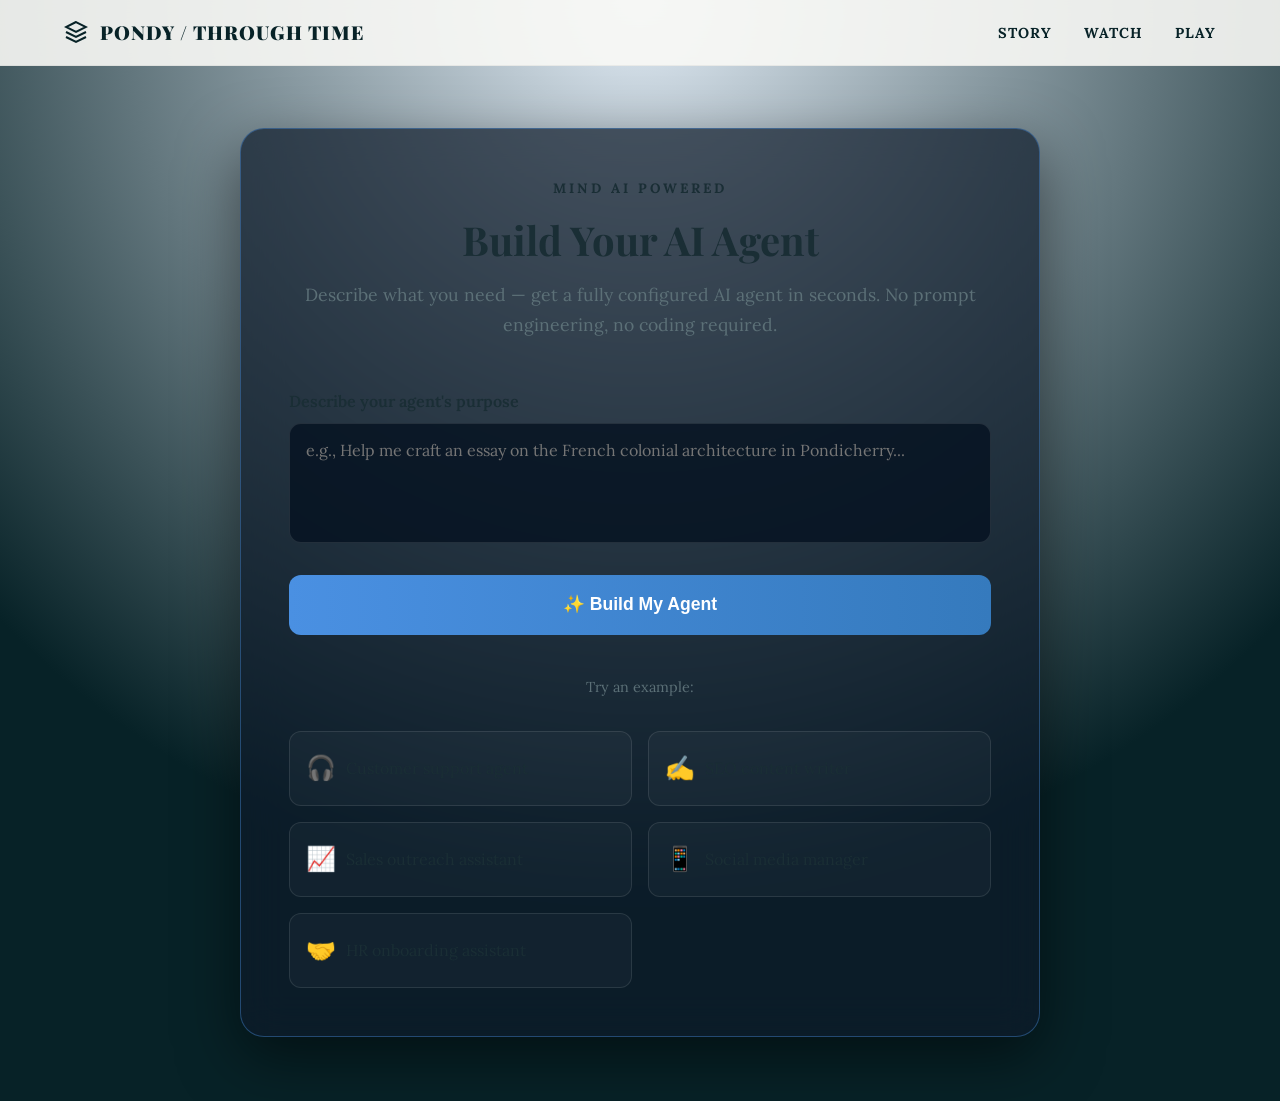
<file: ai-agent.html>
<!DOCTYPE html>
<html lang="en">
<head>
    <meta charset="UTF-8">
    <meta name="viewport" content="width=device-width, initial-scale=1.0">
    <title>Build Your AI Agent</title>
    <link rel="stylesheet" href="css/style.css">
    <link href="https://fonts.googleapis.com/css2?family=Playfair+Display:ital,wght@0,400;0,600;0,700;1,400&family=Lora:ital,wght@0,400;0,500;1,400&display=swap" rel="stylesheet">
    <style>
        /* Extra specific styling for the AI page to make it look "complex" and premium */
        .ai-page-container {
            min-height: 100vh;
            display: flex;
            align-items: center;
            justify-content: center;
            padding: 8rem 5% 4rem;
            background: radial-gradient(circle at 50% 0%, rgba(74, 144, 226, 0.15) 0%, var(--bg-dark) 70%);
        }
        .ai-panel {
            max-width: 800px;
            width: 100%;
            background: rgba(13, 27, 42, 0.7);
            backdrop-filter: blur(20px);
            border: 1px solid rgba(74, 144, 226, 0.4);
            border-radius: 24px;
            padding: 3rem;
            box-shadow: 0 20px 60px rgba(0,0,0,0.5);
        }
        .ai-header {
            text-align: center;
            margin-bottom: 3rem;
        }
        .ai-header h1 { font-size: 2.5rem; margin-bottom: 1rem; }
        .ai-header p { color: var(--text-muted); font-size: 1.1rem; }
        
        .agent-form {
            display: flex;
            flex-direction: column;
            gap: 1.5rem;
        }
        .form-group label {
            display: block;
            margin-bottom: 0.5rem;
            font-weight: 600;
            color: var(--text-main);
        }
        .ai-textarea {
            width: 100%;
            height: 120px;
            background: rgba(6, 18, 33, 0.8);
            border: 1px solid rgba(255,255,255,0.1);
            border-radius: 12px;
            padding: 1rem;
            color: var(--text-main);
            font-family: var(--font-body);
            font-size: 1rem;
            resize: none;
            transition: var(--transition);
        }
        .ai-textarea:focus {
            outline: none;
            border-color: var(--accent-blue);
            box-shadow: 0 0 15px rgba(74, 144, 226, 0.2);
        }
        .build-btn-large {
            width: 100%;
            padding: 1.2rem;
            font-size: 1.1rem;
            font-weight: bold;
            background: linear-gradient(90deg, #4a90e2, #357abd);
            color: white;
            border: none;
            border-radius: 12px;
            cursor: pointer;
            transition: var(--transition);
        }
        .build-btn-large:hover {
            transform: translateY(-2px);
            box-shadow: 0 10px 20px rgba(74, 144, 226, 0.4);
        }
        .suggestion-grid {
            display: grid;
            grid-template-columns: 1fr 1fr;
            gap: 1rem;
            margin-top: 2rem;
        }
        .suggestion-card {
            background: rgba(255,255,255,0.03);
            border: 1px solid rgba(255,255,255,0.1);
            padding: 1rem;
            border-radius: 12px;
            cursor: pointer;
            transition: var(--transition);
            display: flex;
            align-items: center;
            gap: 10px;
        }
        .suggestion-card:hover {
            background: rgba(74, 144, 226, 0.1);
            border-color: var(--accent-blue);
        }
        .suggestion-icon { font-size: 1.5rem; }
    </style>
</head>
<body>

    <!-- HEADER (Same as other pages, linking back to main site) -->
    <header>
        <a href="index.html" class="logo">
            <svg width="24" height="24" viewBox="0 0 24 24" fill="none" stroke="currentColor" stroke-width="2"><path d="M12 2L2 7l10 5 10-5-10-5zM2 17l10 5 10-5M2 12l10 5 10-5"/></svg>
            PONDY / THROUGH TIME
        </a>
        <div class="hamburger"><span></span><span></span><span></span></div>
        <ul class="nav-links">
            <li><a href="index.html">Story</a></li>
            <li><a href="watch.html">Watch</a></li>
            <li><a href="play.html">Play</a></li>
        </ul>
    </header>

    <!-- AI AGENT BUILDER SECTION -->
    <div class="ai-page-container">
        <div class="ai-panel">
            
            <div class="ai-header">
                <span class="eyebrow" style="color: var(--accent-blue);">MIND AI POWERED</span>
                <h1>Build Your AI Agent</h1>
                <p>Describe what you need — get a fully configured AI agent in seconds. No prompt engineering, no coding required.</p>
            </div>

            <form class="agent-form" onsubmit="event.preventDefault(); alert('AI Agent Generation Logic Triggered!');">
                <div class="form-group">
                    <label for="agent-prompt">Describe your agent's purpose</label>
                    <textarea id="agent-prompt" class="ai-textarea" placeholder="e.g., Help me craft an essay on the French colonial architecture in Pondicherry..."></textarea>
                </div>
                
                <button type="submit" class="build-btn-large">
                    ✨ Build My Agent
                </button>
            </form>

            <div style="margin-top: 2.5rem;">
                <p style="color: var(--text-muted); font-size: 0.9rem; margin-bottom: 1rem; text-align: center;">Try an example:</p>
                <div class="suggestion-grid">
                    <div class="suggestion-card" onclick="document.getElementById('agent-prompt').value = 'Create a customer support agent for my local business.';">
                        <span class="suggestion-icon">🎧</span> Customer support agent
                    </div>
                    <div class="suggestion-card" onclick="document.getElementById('agent-prompt').value = 'Write SEO-optimized blog posts about Tamil history.';">
                        <span class="suggestion-icon">✍️</span> SEO content writer
                    </div>
                    <div class="suggestion-card" onclick="document.getElementById('agent-prompt').value = 'Write sales outreach emails for a historical tour company.';">
                        <span class="suggestion-icon">📈</span> Sales outreach assistant
                    </div>
                    <div class="suggestion-card" onclick="document.getElementById('agent-prompt').value = 'Manage my social media calendar and write captions.';">
                        <span class="suggestion-icon">📱</span> Social media manager
                    </div>
                    <div class="suggestion-card" onclick="document.getElementById('agent-prompt').value = 'Help new employees onboard with a welcome checklist.';">
                        <span class="suggestion-icon">🤝</span> HR onboarding assistant
                    </div>
                </div>
            </div>

        </div>
    </div>

    <script src="js/script.js"></script>
</body>
</html>
</file>
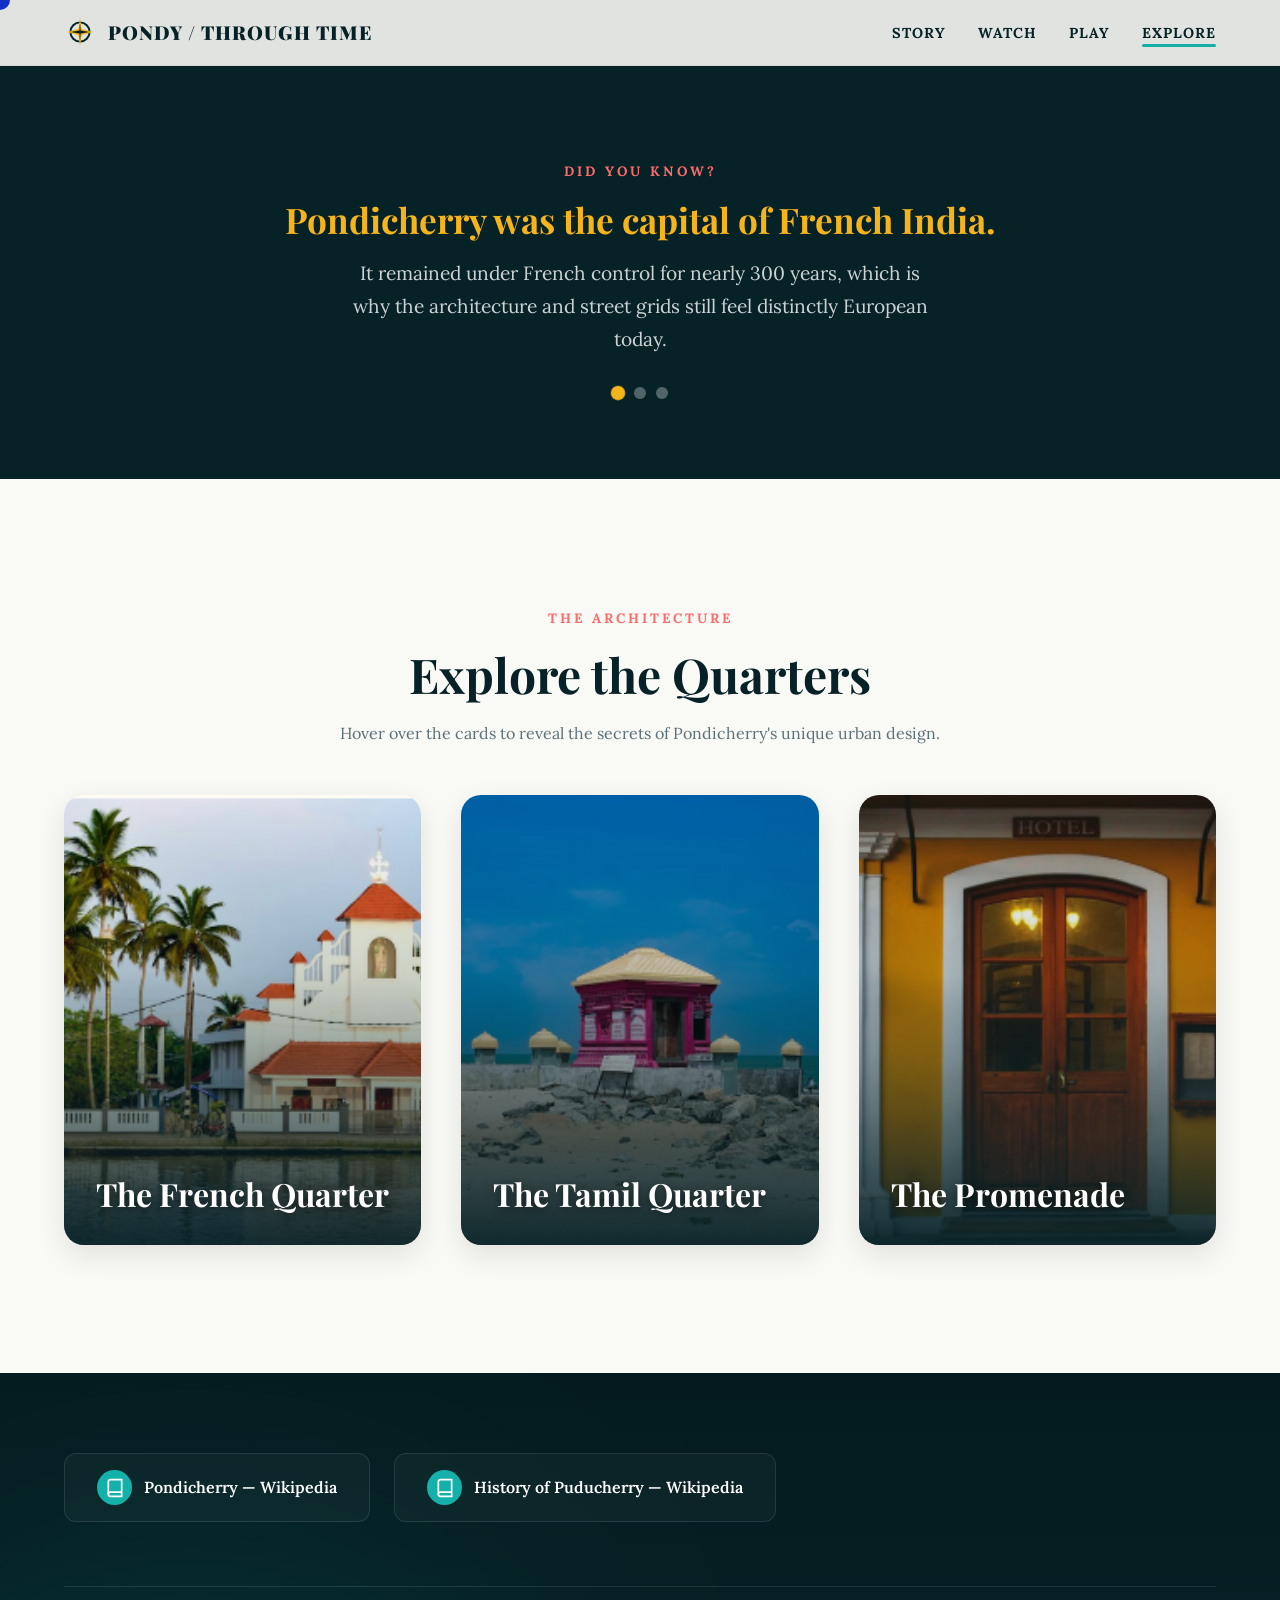
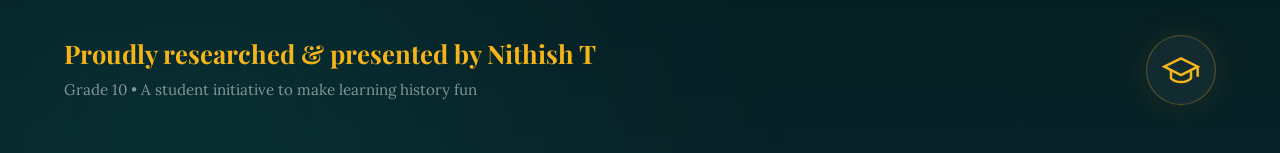
<file: explore.html>
<!DOCTYPE html>
<html lang="en">
<head>
    <meta charset="UTF-8">
    <meta name="viewport" content="width=device-width, initial-scale=1.0">
    <title>Pondy Through Time | Explore</title>
    <link rel="stylesheet" href="css/style.css">
    <link href="https://fonts.googleapis.com/css2?family=Playfair+Display:ital,wght@0,700;0,900;1,400&family=Lora:ital,wght@0,400;0,500;1,400&display=swap" rel="stylesheet">
</head>
<body class="explore-page">

    <!-- Custom Cursor Element -->
    <div class="custom-cursor"></div>

    <header>
        <a href="index.html" class="logo">
            <svg width="32" height="32" viewBox="0 0 100 100" fill="none"><circle cx="50" cy="50" r="30" stroke="var(--bg-dark)" stroke-width="6"/><path d="M50 5 L55 40 L90 50 L55 60 L50 95 L45 60 L10 50 L45 40 Z" fill="var(--accent-gold)"/><path d="M50 20 L52 45 L80 50 L52 55 L50 80 L48 55 L20 50 L48 45 Z" fill="var(--bg-dark)"/></svg>
            PONDY / THROUGH TIME
        </a>
        <div class="hamburger"><span></span><span></span><span></span></div>
        <ul class="nav-links">
            <li><a href="index.html">Story</a></li>
            <li><a href="watch.html">Watch</a></li>
            <li><a href="play.html">Play</a></li>
            <li><a href="explore.html" class="active">Explore</a></li>
        </ul>
    </header>

    <!-- NEW FEATURE: FACT CAROUSEL -->
    <section class="fact-carousel-section">
        <span class="eyebrow">DID YOU KNOW?</span>
        <div class="carousel-container">
            <div class="carousel-slide active">
                <h3>Pondicherry was the capital of French India.</h3>
                <p>It remained under French control for nearly 300 years, which is why the architecture and street grids still feel distinctly European today.</p>
            </div>
            <div class="carousel-slide">
                <h3>The "Kizhur Vote" decided its fate.</h3>
                <p>In 1954, 170 out of 178 elected representatives voted to merge with the Indian Union, officially ending French colonial rule.</p>
            </div>
            <div class="carousel-slide">
                <h3>Arikamedu was a major Roman trade hub.</h3>
                <p>Archaeologists have found Roman amphorae, glassware, and coins here, proving that trade between India and Rome flourished 2,000 years ago.</p>
            </div>
            
            <div class="carousel-nav">
                <button class="carousel-dot active" onclick="currentSlide(0)"></button>
                <button class="carousel-dot" onclick="currentSlide(1)"></button>
                <button class="carousel-dot" onclick="currentSlide(2)"></button>
            </div>
        </div>
    </section>

    <!-- EXTRAORDINARY ARCHITECTURE CARDS -->
    <section class="flip-gallery-section">
        <div style="text-align: center; margin-bottom: 3rem;">
            <span class="eyebrow">THE ARCHITECTURE</span>
            <h2 class="section-title">Explore the Quarters</h2>
            <p style="color: var(--text-muted);">Hover over the cards to reveal the secrets of Pondicherry's unique urban design.</p>
        </div>
        <div class="flip-grid">
            
            <!-- Card 1: French Quarter -->
            <div class="flip-card">
                <div class="flip-card-inner">
                    <img src="images/img3.jpg" alt="French Quarter" class="parallax-img">
                    <div class="card-overlay">
                        <h3>The French Quarter</h3>
                        <div class="card-details">
                            <h4>White Town</h4>
                            <p>Characterized by mustard-yellow colonial villas, tall arched gates, and bougainvillea-lined streets. It was originally reserved for French settlers.</p>
                        </div>
                    </div>
                </div>
            </div>

            <!-- Card 2: Tamil Quarter -->
            <div class="flip-card">
                <div class="flip-card-inner">
                    <img src="images/img4.jpg" alt="Tamil Quarter" class="parallax-img">
                    <div class="card-overlay">
                        <h3>The Tamil Quarter</h3>
                        <div class="card-details">
                            <h4>Black Town</h4>
                            <p>Located south of the canal, this area is home to vibrant Tamil culture, traditional courtyard houses (veedus), and historic temples.</p>
                        </div>
                    </div>
                </div>
            </div>

            <!-- Card 3: The Promenade -->
            <div class="flip-card">
                <div class="flip-card-inner">
                    <img src="images/img6.jpg" alt="The Promenade" class="parallax-img">
                    <div class="card-overlay">
                        <h3>The Promenade</h3>
                        <div class="card-details">
                            <h4>Rock Beach</h4>
                            <p>A 1.5 km stretch along the Bay of Bengal. The road is closed to traffic every evening, turning it into a massive pedestrian promenade.</p>
                        </div>
                    </div>
                </div>
            </div>

        </div>
    </section>

    <footer>
        <div class="footer-links">
            <a href="https://en.wikipedia.org/wiki/Pondicherry" target="_blank" class="source-btn">
                <div class="source-icon"><svg width="20" height="20" viewBox="0 0 24 24" fill="none" stroke="white" stroke-width="2"><path d="M4 19.5A2.5 2.5 0 0 1 6.5 17H20"/><path d="M6.5 2H20v20H6.5A2.5 2.5 0 0 1 4 19.5v-15A2.5 2.5 0 0 1 6.5 2z"/></svg></div>
                Pondicherry — Wikipedia
            </a>
            <a href="https://en.wikipedia.org/wiki/History_of_Puducherry" target="_blank" class="source-btn">
                <div class="source-icon"><svg width="20" height="20" viewBox="0 0 24 24" fill="none" stroke="white" stroke-width="2"><path d="M4 19.5A2.5 2.5 0 0 1 6.5 17H20"/><path d="M6.5 2H20v20H6.5A2.5 2.5 0 0 1 4 19.5v-15A2.5 2.5 0 0 1 6.5 2z"/></svg></div>
                History of Puducherry — Wikipedia
            </a>
        </div>
        <div class="footer-credit">
            <div class="credit-text">
                <h4>Proudly researched & presented by Nithish T</h4>
                <p>Grade 10 • A student initiative to make learning history fun</p>
            </div>
            <div class="credit-icon">
                <svg width="40" height="40" viewBox="0 0 24 24" fill="none" stroke="var(--accent-gold)" stroke-width="1.5"><path d="M22 10v6M2 10l10-5 10 5-10 5z"/><path d="M6 12v5c3 3 9 3 12 0v-5"/></svg>
            </div>
        </div>
    </footer>

    <script src="js/script.js"></script>
</body>
</html>
</file>
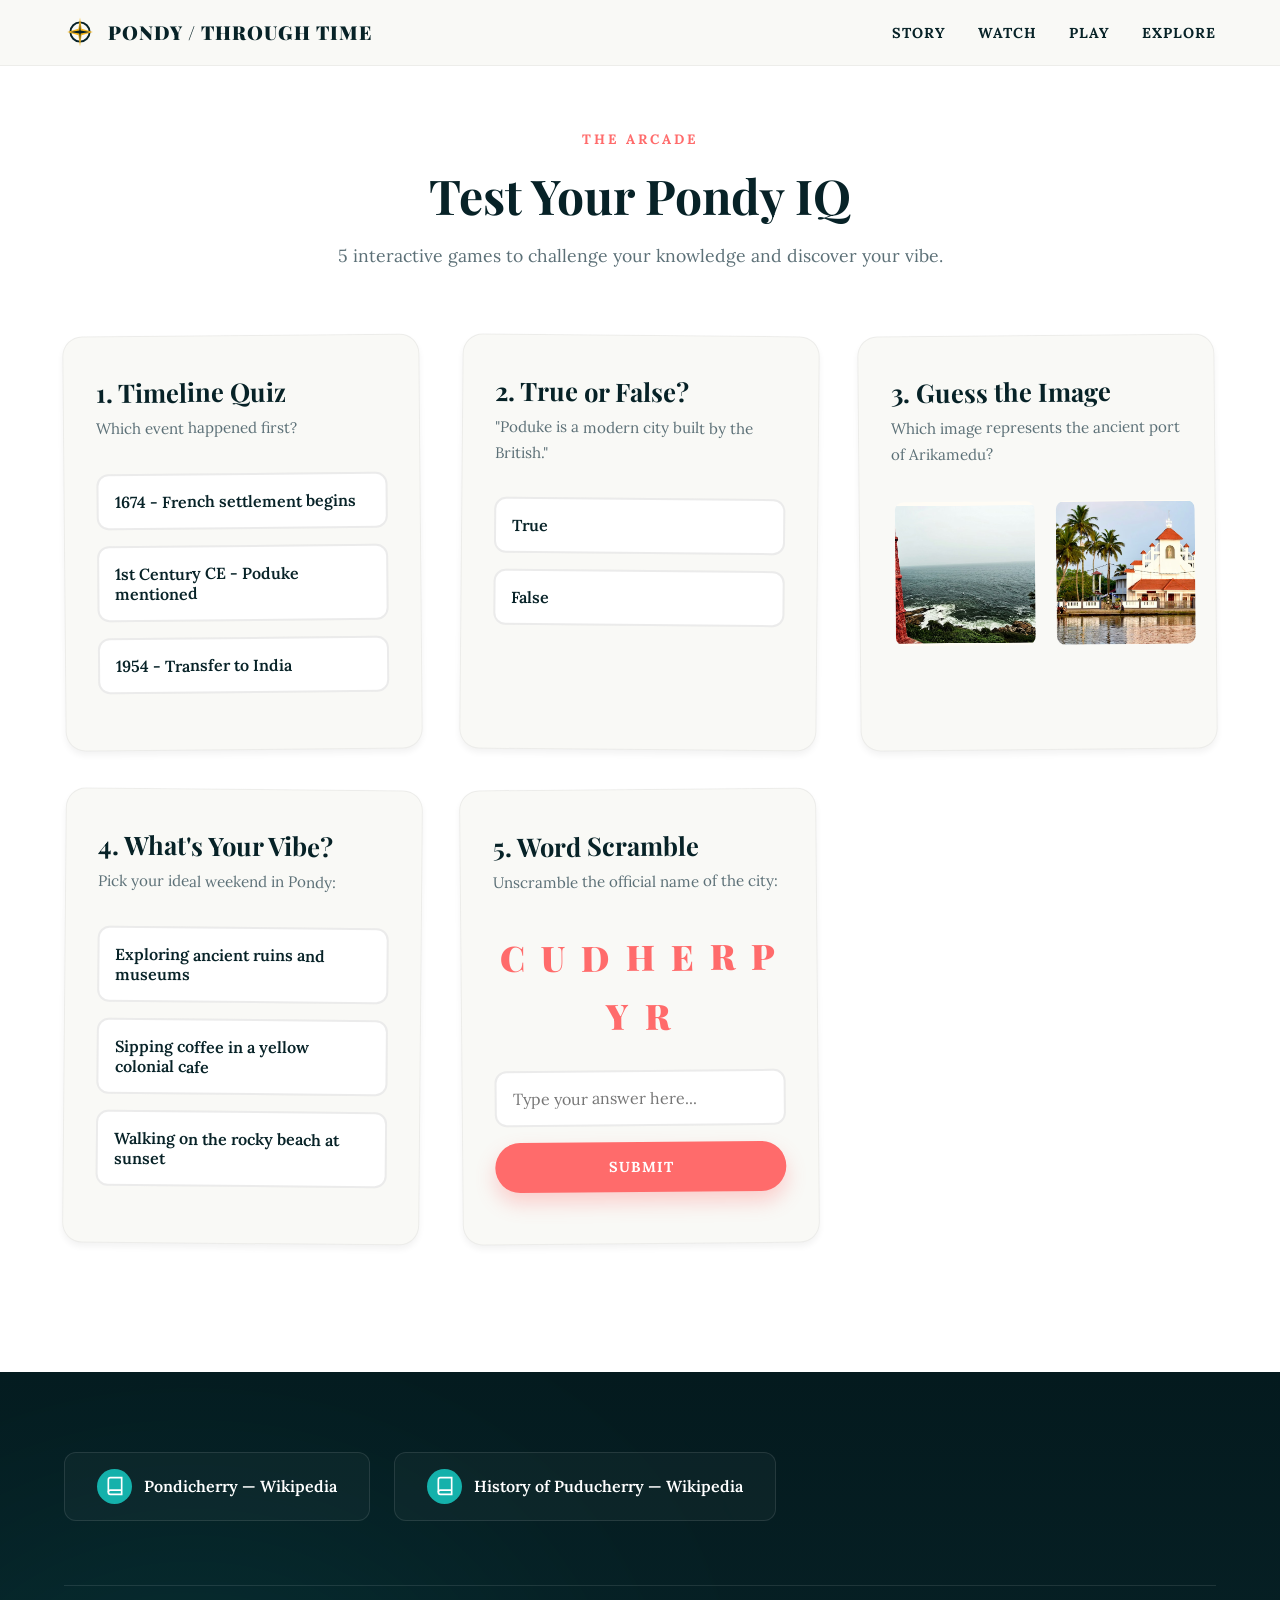
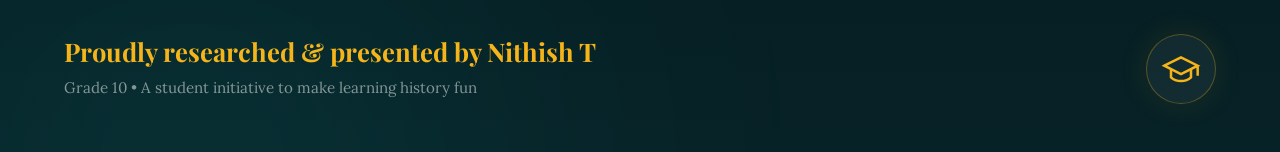
<file: play.html>
<!DOCTYPE html>
<html lang="en">
<head>
    <meta charset="UTF-8">
    <meta name="viewport" content="width=device-width, initial-scale=1.0">
    <title>Pondy Through Time | Play Arcade</title>
    <link rel="stylesheet" href="css/style.css">
    <link href="https://fonts.googleapis.com/css2?family=Playfair+Display:ital,wght@0,700;0,900;1,400&family=Lora:ital,wght@0,400;0,500;1,400&display=swap" rel="stylesheet">
</head>
<body>

    <header>
        <a href="index.html" class="logo">
            <svg width="32" height="32" viewBox="0 0 100 100" fill="none"><circle cx="50" cy="50" r="30" stroke="var(--bg-dark)" stroke-width="6"/><path d="M50 5 L55 40 L90 50 L55 60 L50 95 L45 60 L10 50 L45 40 Z" fill="var(--accent-gold)"/><path d="M50 20 L52 45 L80 50 L52 55 L50 80 L48 55 L20 50 L48 45 Z" fill="var(--bg-dark)"/></svg>
            PONDY / THROUGH TIME
        </a>
        <div class="hamburger"><span></span><span></span><span></span></div>
        <ul class="nav-links">
            <li><a href="index.html">Story</a></li>
            <li><a href="watch.html">Watch</a></li>
            <li><a href="play.html">Play</a></li>
            <li><a href="explore.html">Explore</a></li>
        </ul>
    </header>

    <section class="arcade-section">
        <div style="text-align: center; margin-bottom: 2rem;">
            <span class="eyebrow">THE ARCADE</span>
            <h2 class="section-title">Test Your Pondy IQ</h2>
            <p style="color: var(--text-muted); font-size: 1.1rem;">5 interactive games to challenge your knowledge and discover your vibe.</p>
        </div>

        <div class="games-grid">
            
            <!-- GAME 1: Timeline Quiz -->
            <div class="game-card" id="game-quiz">
                <h3 class="game-title">1. Timeline Quiz</h3>
                <p class="game-desc">Which event happened first?</p>
                <button class="option-btn" data-correct="false">1674 - French settlement begins</button>
                <button class="option-btn" data-correct="true">1st Century CE - Poduke mentioned</button>
                <button class="option-btn" data-correct="false">1954 - Transfer to India</button>
            </div>

            <!-- GAME 2: True or False -->
            <div class="game-card">
                <h3 class="game-title">2. True or False?</h3>
                <p class="game-desc">"Poduke is a modern city built by the British."</p>
                <button class="option-btn" id="btn-true">True</button>
                <button class="option-btn" id="btn-false">False</button>
                <div class="result-box" id="g2-result"></div>
            </div>

                       <!-- GAME 3: Guess the Image -->
            <div class="game-card">
                <h3 class="game-title">3. Guess the Image</h3>
                <p class="game-desc">Which image represents the ancient port of Arikamedu?</p>
                <div class="game-image-container">
                    <!-- SWAPPED data-correct attributes and added wrapper div -->
                    <img src="images/img1.jpg" class="game-image-choice" data-correct="false" alt="Option 1">
                    <img src="images/img3.jpg" class="game-image-choice" data-correct="true" alt="Option 2">
                </div>
                <div class="result-box" id="g3-result"></div>
            </div>


            <!-- GAME 4: Personality Test -->
            <div class="game-card">
                <h3 class="game-title">4. What's Your Vibe?</h3>
                <p class="game-desc">Pick your ideal weekend in Pondy:</p>
                <button class="option-btn vibe-btn" data-vibe="ancient">Exploring ancient ruins and museums</button>
                <button class="option-btn vibe-btn" data-vibe="french">Sipping coffee in a yellow colonial cafe</button>
                <button class="option-btn vibe-btn" data-vibe="beach">Walking on the rocky beach at sunset</button>
                <div class="result-box" id="vibe-result"></div>
            </div>

            <!-- GAME 5: Word Scramble -->
            <div class="game-card">
                <h3 class="game-title">5. Word Scramble</h3>
                <p class="game-desc">Unscramble the official name of the city:</p>
                <div class="scramble-word">C U D H E R P Y R</div>
                <input type="text" id="scramble-input" class="game-input" placeholder="Type your answer here...">
                <button class="btn" id="scramble-btn" style="width: 100%; justify-content: center;">Submit</button>
                <div class="result-box" id="scramble-result"></div>
            </div>

        </div>
    </section>

    <footer>
        <div class="footer-links">
            <a href="https://en.wikipedia.org/wiki/Pondicherry" target="_blank" class="source-btn">
                <div class="source-icon"><svg width="20" height="20" viewBox="0 0 24 24" fill="none" stroke="white" stroke-width="2"><path d="M4 19.5A2.5 2.5 0 0 1 6.5 17H20"/><path d="M6.5 2H20v20H6.5A2.5 2.5 0 0 1 4 19.5v-15A2.5 2.5 0 0 1 6.5 2z"/></svg></div>
                Pondicherry — Wikipedia
            </a>
            <a href="https://en.wikipedia.org/wiki/History_of_Puducherry" target="_blank" class="source-btn">
                <div class="source-icon"><svg width="20" height="20" viewBox="0 0 24 24" fill="none" stroke="white" stroke-width="2"><path d="M4 19.5A2.5 2.5 0 0 1 6.5 17H20"/><path d="M6.5 2H20v20H6.5A2.5 2.5 0 0 1 4 19.5v-15A2.5 2.5 0 0 1 6.5 2z"/></svg></div>
                History of Puducherry — Wikipedia
            </a>
        </div>
        <div class="footer-credit">
            <div class="credit-text">
                <h4>Proudly researched & presented by Nithish T</h4>
                <p>Grade 10 • A student initiative to make learning history fun</p>
            </div>
            <div class="credit-icon">
                <svg width="40" height="40" viewBox="0 0 24 24" fill="none" stroke="var(--accent-gold)" stroke-width="1.5"><path d="M22 10v6M2 10l10-5 10 5-10 5z"/><path d="M6 12v5c3 3 9 3 12 0v-5"/></svg>
            </div>
        </div>
    </footer>

    <script src="js/script.js"></script>
</body>
</html>
</file>
<file: css/style.css>
/* =========================================
   PONDY THROUGH TIME - MASTER STYLESHEET
   ========================================= */

:root {
    --bg-main: #F9F9F6; 
    --bg-dark: #072227; 
    --bg-card: #FFFFFF;
    --text-main: #1A2E35;
    --text-muted: #5C7077;
    --accent-gold: #F4B41A; 
    --accent-coral: #FF6B6B; 
    --accent-teal: #14B1AB; 
    
    --font-serif: 'Playfair Display', serif;
    --font-body: 'Lora', serif;
    
    --shadow-sm: 0 4px 6px rgba(0,0,0,0.05);
    --shadow-md: 0 10px 30px rgba(0,0,0,0.08);
    --shadow-lg: 0 20px 40px rgba(20, 177, 171, 0.15);
    
    --transition: all 0.4s cubic-bezier(0.25, 1, 0.5, 1);
}

* { margin: 0; padding: 0; box-sizing: border-box; }

html { scroll-behavior: smooth; }

body {
    background-color: var(--bg-main); 
    color: var(--text-main);
    font-family: var(--font-body); 
    line-height: 1.7; 
    overflow-x: hidden;
}

::-webkit-scrollbar { width: 10px; }
::-webkit-scrollbar-track { background: var(--bg-main); }
::-webkit-scrollbar-thumb { background: var(--accent-teal); border-radius: 5px; }

::selection { background: var(--accent-coral); color: white; }
a { text-decoration: none; color: inherit; transition: var(--transition); }

/* --- TYPOGRAPHY --- */
h1, h2, h3, h4 { font-family: var(--font-serif); font-weight: 700; line-height: 1.2; }
.section-title { font-size: clamp(2rem, 4vw, 3rem); margin-bottom: 1rem; color: var(--bg-dark); }
.eyebrow { font-size: 0.85rem; text-transform: uppercase; letter-spacing: 3px; color: var(--accent-coral); margin-bottom: 1rem; display: block; font-weight: 700; }

/* --- UI ELEMENTS --- */
#scroll-progress {
    position: fixed; top: 0; left: 0; height: 4px;
    background: linear-gradient(90deg, var(--accent-teal), var(--accent-gold));
    width: 0%; z-index: 10000; transition: width 0.1s ease;
}

#page-transition {
    position: fixed; top: 0; left: 0; width: 100%; height: 100%;
    background: var(--bg-dark); z-index: 99999;
    pointer-events: none; opacity: 0; transition: opacity 0.4s ease;
}

#scroll-top-btn {
    position: fixed; bottom: 30px; right: 30px; width: 50px; height: 50px;
    background: var(--accent-gold); color: var(--bg-dark); border-radius: 50%; border: none;
    font-size: 1.5rem; cursor: pointer; display: flex; justify-content: center; align-items: center;
    box-shadow: 0 10px 20px rgba(244, 180, 26, 0.4); opacity: 0; pointer-events: none; 
    transform: translateY(20px); transition: var(--transition); z-index: 9999;
}
#scroll-top-btn.visible { opacity: 1; pointer-events: auto; transform: translateY(0); }
#scroll-top-btn:hover { transform: translateY(-5px) scale(1.05); background: var(--bg-dark); color: var(--accent-gold); }

.btn {
    display: inline-flex; align-items: center; justify-content: center; gap: 12px;
    background: var(--accent-coral); color: #FFF; padding: 1rem 2.5rem; border-radius: 50px;
    font-weight: 700; text-transform: uppercase; letter-spacing: 1px; font-size: 0.9rem;
    border: none; cursor: pointer; box-shadow: 0 10px 20px rgba(255, 107, 107, 0.3); transition: var(--transition);
    font-family: var(--font-body);
}
.btn:hover { transform: translateY(-3px); box-shadow: 0 15px 25px rgba(255, 107, 107, 0.5); }

/* --- NAVIGATION --- */
header {
    position: fixed; top: 0; width: 100%; padding: 1rem 5%;
    display: flex; justify-content: space-between; align-items: center;
    background: rgba(249, 249, 246, 0.9); backdrop-filter: blur(15px);
    z-index: 1000; border-bottom: 1px solid rgba(0,0,0,0.05);
}

.logo { display: flex; align-items: center; gap: 12px; font-family: var(--font-serif); font-size: 1.2rem; font-weight: 900; letter-spacing: 1px; color: var(--bg-dark); }
.nav-links { display: flex; gap: 2rem; list-style: none; }
.nav-links a { font-size: 0.9rem; text-transform: uppercase; letter-spacing: 1px; font-weight: 700; color: var(--bg-dark); position: relative; padding-bottom: 5px; }
.nav-links a::after { content: ''; position: absolute; width: 0; height: 3px; bottom: 0; left: 0; background-color: var(--accent-teal); border-radius: 2px; transition: var(--transition); }
.nav-links a:hover::after, .nav-links a.active::after { width: 100%; }

.hamburger { display: none; cursor: pointer; flex-direction: column; gap: 6px; z-index: 1001; }
.hamburger span { width: 30px; height: 3px; background-color: var(--bg-dark); border-radius: 2px; transition: var(--transition); }

/* --- HERO SECTION --- */
.hero {
    min-height: 100vh; display: flex; align-items: center; padding: 0 5%;
    position: relative; overflow: hidden;
    background: linear-gradient(135deg, #E0F2F1 0%, var(--bg-main) 100%);
}
.hero::before, .hero::after {
    content: ''; position: absolute; border-radius: 50%; filter: blur(100px); opacity: 0.4;
    animation: pulseGlow 10s infinite alternate;
}
.hero::before { width: 400px; height: 400px; background: var(--accent-teal); top: -10%; right: -5%; }
.hero::after { width: 300px; height: 300px; background: var(--accent-gold); bottom: -10%; left: 10%; animation-delay: -5s; }
@keyframes pulseGlow { 0% { transform: scale(1) translate(0, 0); } 100% { transform: scale(1.2) translate(-20px, 20px); } }

.hero-content { max-width: 800px; z-index: 2; position: relative; }
.hero h1 { 
    font-size: clamp(2.5rem, 6vw, 4.5rem); line-height: 1.15; margin-bottom: 1.5rem; 
    color: var(--bg-dark); display: flex; flex-wrap: wrap; gap: 0.3em;
}
.hero h1 span { display: inline-block; opacity: 0; transform: translateY(30px); animation: slideUpFade 0.8s cubic-bezier(0.25, 1, 0.5, 1) forwards; }
.hero h1 span:nth-child(1) { animation-delay: 0.2s; }
.hero h1 span:nth-child(2) { animation-delay: 0.3s; }
.hero h1 span:nth-child(3) { animation-delay: 0.4s; }
.hero h1 span:nth-child(4) { animation-delay: 0.5s; }
.hero h1 span:nth-child(5) { animation-delay: 0.6s; }
@keyframes slideUpFade { 0% { opacity: 0; transform: translateY(30px); } 100% { opacity: 1; transform: translateY(0); } }

.hero p { font-size: 1.15rem; color: var(--text-muted); margin-bottom: 3rem; max-width: 600px; }

.interactive-map {
    position: absolute; right: 8%; top: 50%; transform: translateY(-50%);
    width: 350px; height: 350px; z-index: 2;
    background: url('data:image/svg+xml;utf8,<svg xmlns="http://www.w3.org/2000/svg" viewBox="0 0 100 100" fill="%2314B1AB" opacity="0.1"><path d="M10,50 Q30,20 50,50 T90,50"/></svg>') no-repeat center center;
    background-size: cover;
}
.map-dot { position: absolute; width: 20px; height: 20px; background: var(--accent-coral); border-radius: 50%; border: 4px solid white; box-shadow: 0 4px 10px rgba(0,0,0,0.2); cursor: pointer; transition: var(--transition); }
.map-dot:hover { transform: scale(1.5); background: var(--accent-teal); z-index: 10; }
.map-tooltip {
    position: absolute; bottom: 30px; left: 50%; transform: translateX(-50%) translateY(10px);
    background: var(--bg-dark); color: white; padding: 8px 15px; border-radius: 8px;
    font-size: 0.8rem; white-space: nowrap; opacity: 0; pointer-events: none; transition: var(--transition);
}
.map-dot:hover .map-tooltip { opacity: 1; transform: translateX(-50%) translateY(0); }

/* --- CHAPTERS SECTION --- */
.chapters { padding: 8rem 5%; background-color: var(--bg-main); }
.chapter-grid { display: grid; grid-template-columns: repeat(auto-fit, minmax(320px, 1fr)); gap: 2.5rem; margin-top: 4rem; perspective: 1000px; }

/* Humanized Card: slight rotation */
.chapter-card {
    background: var(--bg-card); border-radius: 20px; overflow: hidden;
    border: 1px solid rgba(0,0,0,0.05); box-shadow: var(--shadow-sm);
    transition: transform 0.2s ease, box-shadow 0.2s ease; display: flex; flex-direction: column; cursor: pointer;
    transform-style: preserve-3d; transform: rotate(-1deg);
}
.chapter-card:nth-child(even) { transform: rotate(1deg); }
.chapter-card:hover { box-shadow: var(--shadow-lg); transform: rotate(0deg) scale(1.02); }

.chapter-img-wrapper { width: 100%; height: 240px; overflow: hidden; position: relative; transform: translateZ(20px); }
.chapter-img-wrapper::after {
    content: 'Explore Chapter'; position: absolute; top: 0; left: 0; width: 100%; height: 100%;
    background: rgba(7, 34, 39, 0.75); color: white; display: flex; align-items: center; justify-content: center;
    font-weight: 700; font-family: var(--font-serif); font-size: 1.2rem; letter-spacing: 2px; opacity: 0; transition: var(--transition);
}
.chapter-card:hover .chapter-img-wrapper::after { opacity: 1; }
.chapter-img { width: 100%; height: 100%; object-fit: cover; }
.chapter-content { padding: 2rem; flex-grow: 1; display: flex; flex-direction: column; transform: translateZ(10px); }
.chapter-date { font-size: 0.85rem; color: var(--accent-coral); text-transform: uppercase; letter-spacing: 2px; margin-bottom: 0.5rem; font-weight: 800; }
.chapter-title { font-size: 1.5rem; margin-bottom: 1rem; color: var(--bg-dark); }

.reveal { opacity: 0; transform: translateY(40px); transition: all 0.8s cubic-bezier(0.25, 1, 0.5, 1); }
.reveal.active { opacity: 1; transform: translateY(0); }

/* --- PREMIUM MODAL --- */
.modal-overlay { position: fixed; top: 0; left: 0; width: 100%; height: 100%; background: rgba(7, 34, 39, 0.85); backdrop-filter: blur(8px); z-index: 9999; display: flex; justify-content: center; align-items: center; opacity: 0; pointer-events: none; transition: opacity 0.4s ease; padding: 2rem; }
.modal-overlay.active { opacity: 1; pointer-events: auto; }
.modal-content { background: var(--bg-main); border-radius: 24px; max-width: 900px; width: 100%; overflow: hidden; display: flex; flex-direction: column; transform: translateY(50px) scale(0.9); transition: var(--transition); box-shadow: var(--shadow-lg); position: relative; }
.modal-overlay.active .modal-content { transform: translateY(0) scale(1); }
.modal-img { width: 100%; height: 400px; object-fit: cover; }
.modal-text { padding: 3rem; }
.modal-text h3 { font-size: 2.2rem; color: var(--bg-dark); margin-bottom: 1rem; }
.modal-text p { font-size: 1.1rem; color: var(--text-muted); }
.close-modal { position: absolute; top: 20px; right: 20px; width: 40px; height: 40px; background: rgba(0,0,0,0.5); color: white; border-radius: 50%; display: flex; justify-content: center; align-items: center; font-size: 1.5rem; cursor: pointer; transition: var(--transition); }
.close-modal:hover { background: var(--accent-coral); transform: rotate(90deg); }

/* --- ARCADE GAMES --- */
.arcade-section { padding: 8rem 5%; background: var(--bg-card); min-height: 100vh; }
.games-grid { display: grid; grid-template-columns: repeat(auto-fit, minmax(320px, 1fr)); gap: 2.5rem; margin-top: 4rem; }

/* Humanized Game Cards */
.game-card { background: var(--bg-main); border-radius: 20px; padding: 2.5rem 2rem; border: 1px solid rgba(0,0,0,0.05); box-shadow: var(--shadow-sm); transition: var(--transition); position: relative; overflow: hidden; }
.game-card:nth-child(odd) { transform: rotate(-0.5deg); }
.game-card:nth-child(even) { transform: rotate(0.5deg); }
.game-card:hover { transform: translateY(-5px) rotate(0deg); box-shadow: var(--shadow-lg); border-color: var(--accent-teal); }

.game-title { font-size: 1.6rem; margin-bottom: 0.5rem; color: var(--bg-dark); }
.game-desc { color: var(--text-muted); margin-bottom: 2rem; font-size: 0.95rem; }

.option-btn { background: white; border: 2px solid rgba(0,0,0,0.08); padding: 1rem; border-radius: 12px; width: 100%; margin-bottom: 1rem; cursor: pointer; font-family: var(--font-body); font-size: 1rem; text-align: left; transition: var(--transition); color: var(--bg-dark); font-weight: 600; }
.option-btn:hover { border-color: var(--accent-teal); background: #f0fdfd; }
.option-btn.correct { background: var(--accent-teal); color: white; border-color: var(--accent-teal); }
.option-btn.wrong { background: var(--accent-coral); color: white; border-color: var(--accent-coral); }

/* Mobile-friendly Image Grid */
.game-image-container { display: flex; gap: 15px; margin-bottom: 1rem; }
.game-image-choice { 
    width: 50%; height: 150px; object-fit: cover; border-radius: 12px; 
    cursor: pointer; border: 3px solid transparent; transition: var(--transition); 
}
.game-image-choice:hover { border-color: var(--accent-gold); transform: scale(1.02); }

.scramble-word { font-size: 2.2rem; font-family: var(--font-serif); letter-spacing: 4px; color: var(--accent-coral); text-align: center; margin-bottom: 1.5rem; font-weight: 900; }
.game-input { width: 100%; padding: 1rem; border-radius: 12px; border: 2px solid rgba(0,0,0,0.08); font-size: 1rem; margin-bottom: 1rem; font-family: var(--font-body); outline: none; transition: var(--transition); }
.game-input:focus { border-color: var(--accent-teal); }

.result-box { background: var(--bg-dark); color: white; padding: 1rem; border-radius: 12px; margin-top: 1.5rem; text-align: center; font-weight: 600; display: none; font-size: 0.95rem; }
.result-box.show { display: block; animation: fadeIn 0.4s ease; }
@keyframes fadeIn { from { opacity: 0; transform: translateY(10px); } to { opacity: 1; transform: translateY(0); } }

/* --- FOOTER --- */
footer { padding: 5rem 5% 3rem; background: linear-gradient(to bottom, #041a1e, var(--bg-dark)); color: var(--bg-main); position: relative; overflow: hidden; }
footer::before { content: ''; position: absolute; bottom: -50%; left: -10%; width: 50%; height: 100%; background: var(--accent-teal); filter: blur(150px); opacity: 0.15; border-radius: 50%; }
.footer-links { display: flex; gap: 1.5rem; margin-bottom: 4rem; flex-wrap: wrap; position: relative; z-index: 2; }
.source-btn { display: flex; align-items: center; gap: 12px; padding: 1rem 2rem; background: rgba(255,255,255,0.03); border: 1px solid rgba(255,255,255,0.1); border-radius: 12px; font-size: 1rem; font-weight: 600; position: relative; overflow: hidden; transition: var(--transition); color: white; }
.source-btn:hover { background: rgba(255,255,255,0.08); border-color: var(--accent-teal); transform: translateY(-3px); }
.source-icon { width: 35px; height: 35px; background: var(--accent-teal); border-radius: 50%; display: flex; justify-content: center; align-items: center; flex-shrink: 0; }
.footer-credit { display: flex; justify-content: space-between; align-items: center; border-top: 1px solid rgba(255,255,255,0.1); padding-top: 3rem; position: relative; z-index: 2; }
.credit-text h4 { font-size: 1.6rem; margin-bottom: 0.5rem; color: var(--accent-gold); font-family: var(--font-serif); }
.credit-text p { color: rgba(255,255,255,0.5); font-size: 0.95rem; }
.credit-icon { width: 70px; height: 70px; background: rgba(255,255,255,0.05); border-radius: 50%; display: flex; justify-content: center; align-items: center; border: 1px solid rgba(244, 180, 26, 0.3); box-shadow: 0 0 30px rgba(244, 180, 26, 0.1); }

/* --- RESPONSIVE & MOBILE --- */
@media (max-width: 1024px) {
    .interactive-map { display: none; }
}

@media (max-width: 768px) {
    .hamburger { display: flex; }
    .nav-links { position: fixed; top: 0; left: -100%; width: 100%; height: 100vh; background-color: var(--bg-main); flex-direction: column; align-items: center; justify-content: center; transition: var(--transition); z-index: 1000; }
    .nav-links.active { left: 0; }
    .nav-links li { margin: 1.5rem 0; }
    .nav-links a { font-size: 1.5rem; }

    .hero { padding-top: 100px; align-items: flex-start; }
    .hero h1 { font-size: 2.8rem; gap: 0.2em; }
    .hero p { font-size: 1rem; }
    
    .chapter-grid, .games-grid { grid-template-columns: 1fr; }
    
    /* Make game cards straight on mobile to save space */
    .chapter-card, .game-card { transform: none !important; }
    
    /* Stack the game images vertically on mobile */
    .game-image-container { flex-direction: column; }
    .game-image-choice { width: 100%; height: 200px; margin-bottom: 10px; }
    
    .footer-credit { flex-direction: column; align-items: flex-start; gap: 2rem; }
    .credit-icon { align-self: center; margin-top: 1rem; }
    .modal-img { height: 250px; }
    .modal-text { padding: 1.5rem; }
    .modal-text h3 { font-size: 1.5rem; }
}
/* =========================================
   EXTRA POLISH: EXPLORE PAGE FEATURES
   ========================================= */

/* 1. Custom Cursor (Only on Explore Page) */
.explore-page {
    cursor: none; /* Hides default cursor */
}
.custom-cursor {
    position: fixed; top: 0; left: 0; width: 20px; height: 20px;
    background: var(--accent-gold); border-radius: 50%;
    pointer-events: none; z-index: 999999;
    transform: translate(-50%, -50%); transition: width 0.2s, height 0.2s;
    mix-blend-mode: difference;
}
.explore-page a, .explore-page button, .flip-card { cursor: none; }

/* 2. Fact Carousel Section */
.fact-carousel-section {
    padding: 10rem 5% 5rem; background: var(--bg-dark); color: white;
    text-align: center; position: relative;
}
.carousel-container {
    max-width: 800px; margin: 0 auto; position: relative; min-height: 200px;
    display: flex; flex-direction: column; justify-content: center; align-items: center;
}
.carousel-slide {
    display: none; animation: fadeInSlide 0.6s ease forwards;
}
.carousel-slide.active { display: block; }
.carousel-slide h3 { font-size: 2.2rem; color: var(--accent-gold); margin-bottom: 1rem; font-family: var(--font-serif); }
.carousel-slide p { font-size: 1.2rem; color: rgba(255,255,255,0.8); max-width: 600px; margin: 0 auto; }

.carousel-nav { display: flex; gap: 10px; margin-top: 2rem; justify-content: center; }
.carousel-dot {
    width: 12px; height: 12px; border-radius: 50%; border: none;
    background: rgba(255,255,255,0.3); cursor: pointer; transition: var(--transition);
}
.carousel-dot.active { background: var(--accent-gold); transform: scale(1.2); }

@keyframes fadeInSlide {
    from { opacity: 0; transform: translateY(20px); }
    to { opacity: 1; transform: translateY(0); }
}

/* --- EXTRAORDINARY PARALLAX CARDS --- */
.flip-gallery-section { padding: 8rem 5%; background: var(--bg-main); }

.flip-grid {
    display: grid; 
    grid-template-columns: repeat(auto-fit, minmax(300px, 1fr));
    gap: 2.5rem; margin-top: 3rem;
}

.flip-card {
    position: relative; height: 450px; border-radius: 20px;
    overflow: hidden; cursor: pointer;
    box-shadow: 0 10px 30px rgba(0,0,0,0.1);
    transition: transform 0.4s ease, box-shadow 0.4s ease;
}

.flip-card:hover {
    transform: translateY(-10px);
    box-shadow: 0 20px 50px rgba(20, 177, 171, 0.3);
}

.flip-card-inner { width: 100%; height: 100%; position: relative; }

/* The Image Zoom Effect */
.parallax-img {
    width: 100%; height: 100%; object-fit: cover;
    transition: transform 0.8s cubic-bezier(0.25, 1, 0.5, 1);
}
.flip-card:hover .parallax-img { transform: scale(1.1); }

/* The Dark Overlay */
.card-overlay {
    position: absolute; top: 0; left: 0; width: 100%; height: 100%;
    background: linear-gradient(to top, rgba(7, 34, 39, 0.95) 0%, rgba(7, 34, 39, 0.2) 60%, transparent 100%);
    display: flex; flex-direction: column; justify-content: flex-end;
    padding: 2rem; transition: background 0.4s ease;
}

.flip-card:hover .card-overlay {
    background: linear-gradient(to top, rgba(7, 34, 39, 0.98) 0%, rgba(7, 34, 39, 0.7) 50%, rgba(7, 34, 39, 0.3) 100%);
}

/* Title */
.card-overlay h3 {
    color: white; font-size: 2rem; margin: 0;
    text-shadow: 0 2px 10px rgba(0,0,0,0.5);
    transition: transform 0.4s ease;
}
.flip-card:hover .card-overlay h3 { transform: translateY(-10px); }

/* Hidden Details that slide up */
.card-details {
    max-height: 0; opacity: 0; overflow: hidden;
    transition: all 0.5s cubic-bezier(0.25, 1, 0.5, 1);
    margin-top: 0;
}

.flip-card:hover .card-details {
    max-height: 200px; opacity: 1; margin-top: 1rem;
}

.card-details h4 { color: var(--accent-gold); font-size: 1.2rem; margin-bottom: 0.5rem; font-family: var(--font-serif); }
.card-details p { color: rgba(255,255,255,0.8); font-size: 0.95rem; line-height: 1.5; }

/* Mobile Fallback */
@media (max-width: 768px) {
    .flip-card { height: 350px; }
    .flip-card:hover .parallax-img { transform: scale(1); }
    .card-overlay { background: linear-gradient(to top, rgba(7, 34, 39, 0.95) 0%, rgba(7, 34, 39, 0.6) 100%); }
    .card-details { max-height: 200px; opacity: 1; margin-top: 1rem; }
    .flip-card:hover .card-overlay h3 { transform: translateY(0); }
}
/* Move the scroll to top button to the left so it doesn't hit the chatbot */
#scroll-top-btn {
    right: auto;
    left: 30px;
}
</file>
